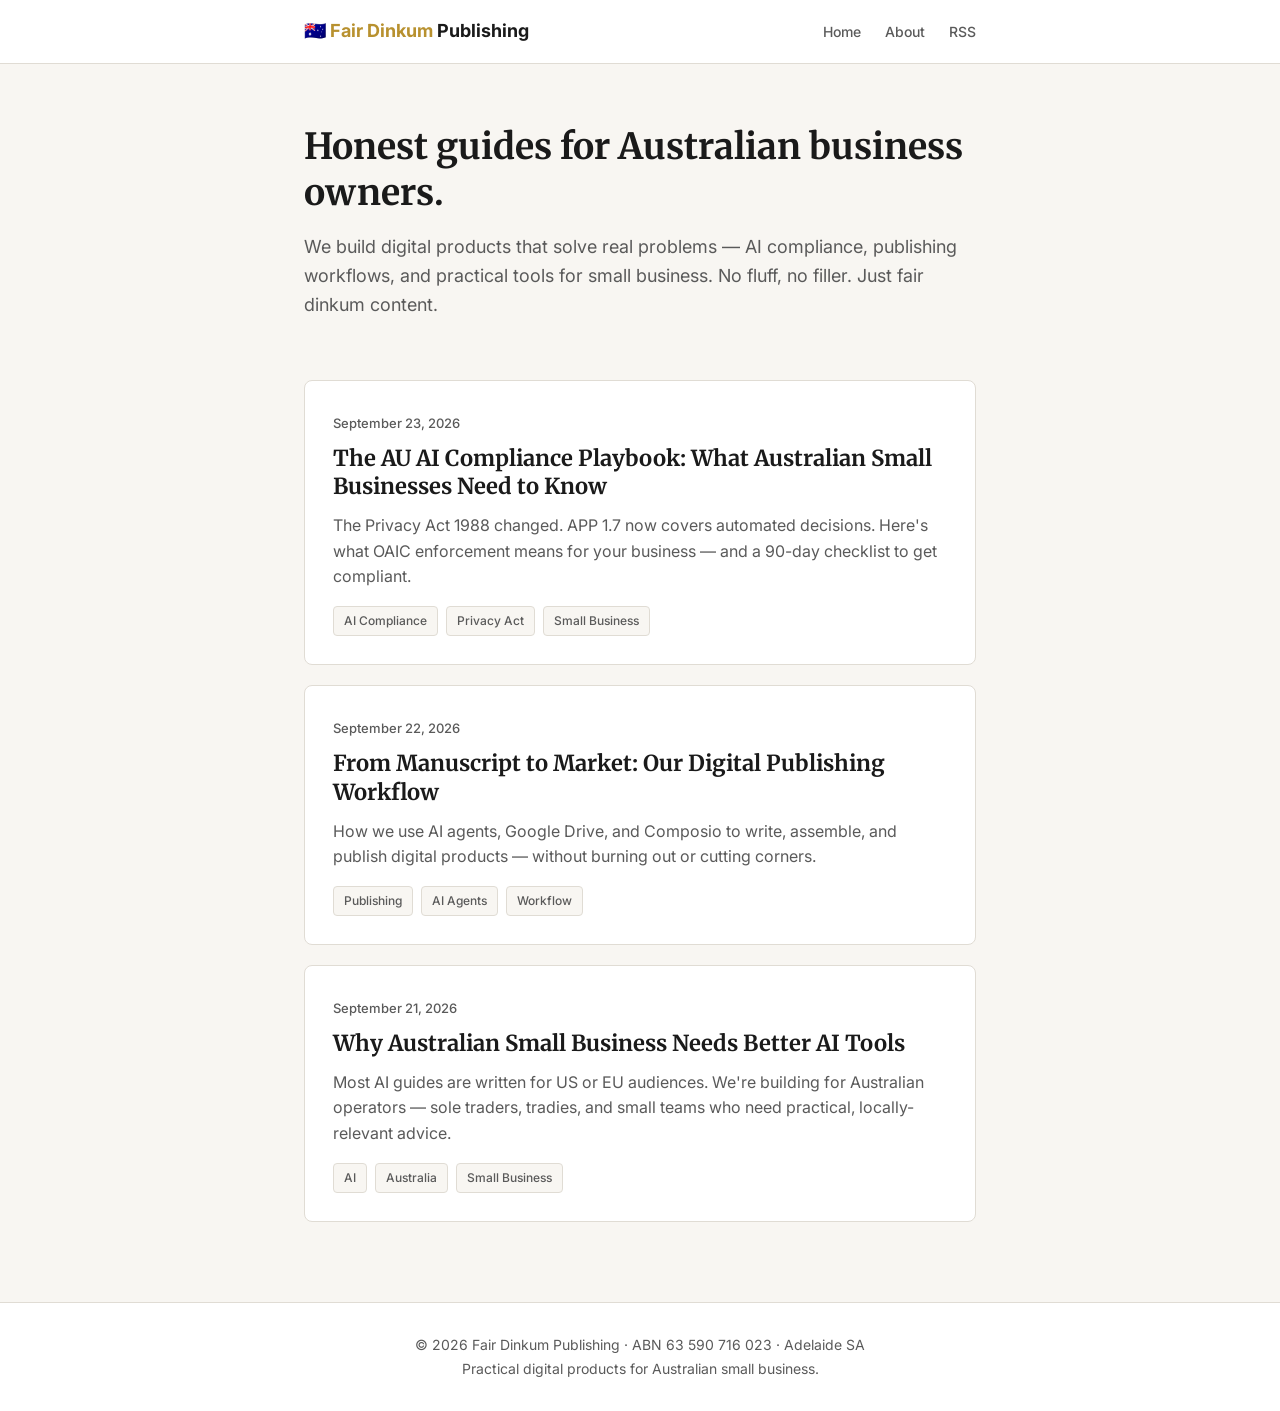
<file: blog/index.html>
<!DOCTYPE html>
<html lang="en">
<head>
    <meta charset="UTF-8">
    <meta name="viewport" content="width=device-width, initial-scale=1.0">
    <title>Fair Dinkum Publishing — Australian Digital Products & AI Insights</title>
    <meta name="description" content="Practical guides for Australian small business owners navigating AI, compliance, and digital publishing.">
    <link rel="stylesheet" href="css/style.css">
    <link rel="alternate" type="application/rss+xml" title="Fair Dinkum Publishing RSS" href="rss.xml">
    <link rel="preconnect" href="https://fonts.googleapis.com">
    <link href="https://fonts.googleapis.com/css2?family=Inter:wght@400;600;700&family=Merriweather:wght@400;700&display=swap" rel="stylesheet">
</head>
<body>
    <header class="site-header">
        <div class="container">
            <a href="/" class="logo">🇦🇺 <span>Fair Dinkum</span> Publishing</a>
            <nav>
                <a href="/">Home</a>
                <a href="/about.html">About</a>
                <a href="/rss.xml">RSS</a>
            </nav>
        </div>
    </header>

    <main class="container">
        <section class="hero">
            <h1>Honest guides for Australian business owners.</h1>
            <p class="lead">We build digital products that solve real problems — AI compliance, publishing workflows, and practical tools for small business. No fluff, no filler. Just fair dinkum content.</p>
        </section>

        <section class="posts">
            <article class="post-card">
                <time datetime="2026-09-23">September 23, 2026</time>
                <h2><a href="posts/privacy-act-ai-compliance.html">The AU AI Compliance Playbook: What Australian Small Businesses Need to Know</a></h2>
                <p class="excerpt">The Privacy Act 1988 changed. APP 1.7 now covers automated decisions. Here's what OAIC enforcement means for your business — and a 90-day checklist to get compliant.</p>
                <div class="tags">
                    <span class="tag">AI Compliance</span>
                    <span class="tag">Privacy Act</span>
                    <span class="tag">Small Business</span>
                </div>
            </article>

            <article class="post-card">
                <time datetime="2026-09-22">September 22, 2026</time>
                <h2><a href="posts/from-manuscript-to-market.html">From Manuscript to Market: Our Digital Publishing Workflow</a></h2>
                <p class="excerpt">How we use AI agents, Google Drive, and Composio to write, assemble, and publish digital products — without burning out or cutting corners.</p>
                <div class="tags">
                    <span class="tag">Publishing</span>
                    <span class="tag">AI Agents</span>
                    <span class="tag">Workflow</span>
                </div>
            </article>

            <article class="post-card">
                <time datetime="2026-09-21">September 21, 2026</time>
                <h2><a href="posts/why-australian-small-business.html">Why Australian Small Business Needs Better AI Tools</a></h2>
                <p class="excerpt">Most AI guides are written for US or EU audiences. We're building for Australian operators — sole traders, tradies, and small teams who need practical, locally-relevant advice.</p>
                <div class="tags">
                    <span class="tag">AI</span>
                    <span class="tag">Australia</span>
                    <span class="tag">Small Business</span>
                </div>
            </article>
        </section>
    </main>

    <footer class="site-footer">
        <div class="container">
            <p>© 2026 Fair Dinkum Publishing · ABN 63 590 716 023 · Adelaide SA</p>
            <p>Practical digital products for Australian small business.</p>
        </div>
    </footer>
</body>
</html>
</file>
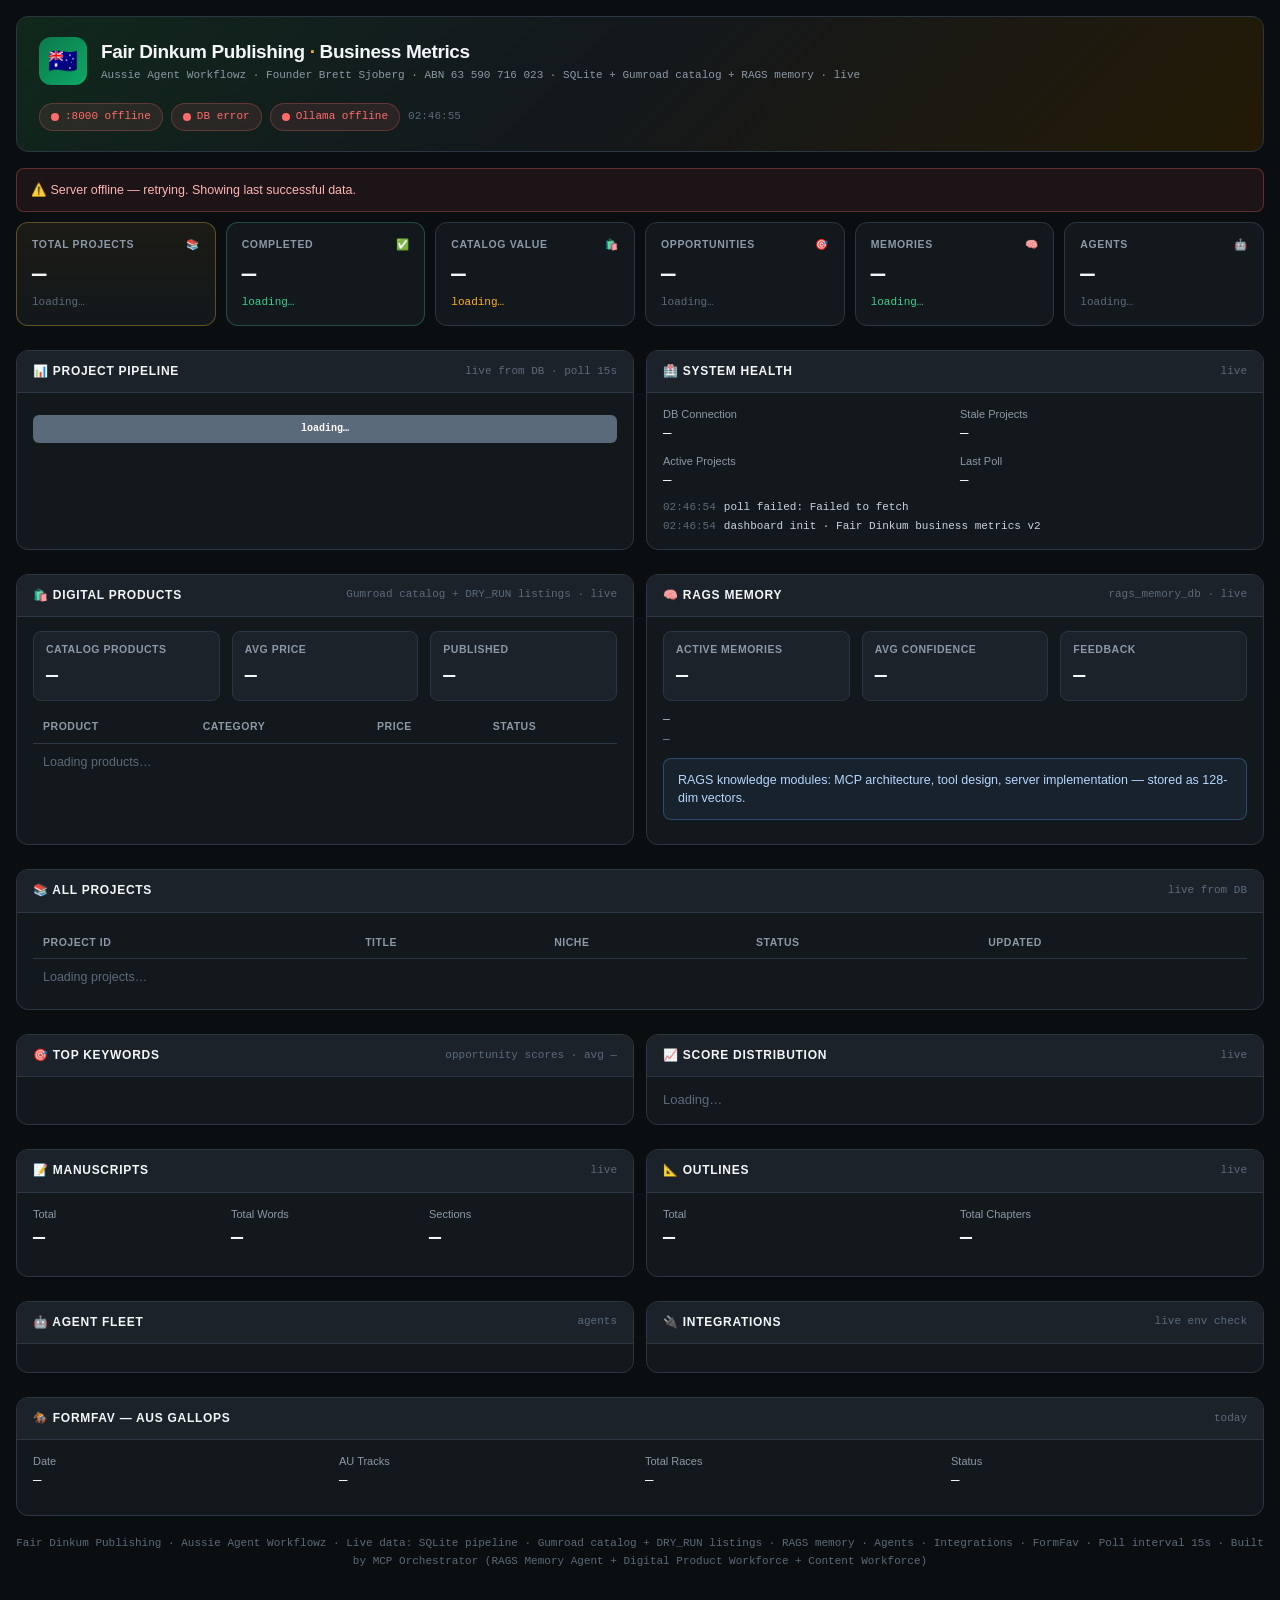
<file: dashboard.html>
<!DOCTYPE html>
<html lang="en">
<head>
<meta charset="UTF-8">
<meta name="viewport" content="width=device-width, initial-scale=1.0">
<title>Fair Dinkum Publishing — Business Metrics Dashboard</title>
<style>
:root{
  --bg0:#0b0e11;--bg1:#13181d;--bg2:#1b222a;--bg3:#242e38;
  --border:#2b3642;--border2:#3b4a5a;
  --t0:#f4f6f8;--t1:#c9d3dc;--t2:#8b99a7;--t3:#5b6a7a;
  --gold:#e8b93e;--green:#3ecf8e;--fair:#0b7a4a;
  --blue:#5aa9ff;--purple:#a78bfa;--cyan:#3ed6d2;--red:#ff6b6b;--amber:#ffb020;
  --r:8px;--rl:12px;--mono:'JetBrains Mono',ui-monospace,SFMono-Regular,Menlo,monospace;
  --sans:'Inter',-apple-system,'Segoe UI',sans-serif;
}
*{margin:0;padding:0;box-sizing:border-box}
body{font-family:var(--sans);background:var(--bg0);color:var(--t1);font-size:13px;line-height:1.45;min-height:100vh}
a{color:var(--gold)}
.app{max-width:1280px;margin:0 auto;padding:0 16px 48px}

/* Hero */
.hero{border:1px solid var(--border);border-radius:var(--rl);background:linear-gradient(135deg,#10281c 0%,var(--bg1) 45%,#231a05 100%);padding:20px 22px;margin:16px 0;display:flex;gap:18px;align-items:center;justify-content:space-between;flex-wrap:wrap}
.brand{display:flex;gap:14px;align-items:center}
.logo{width:48px;height:48px;border-radius:12px;background:linear-gradient(135deg,var(--fair),#0ea968);display:flex;align-items:center;justify-content:center;font-size:24px;font-weight:800;color:#fff}
.brand h1{font-size:19px;color:var(--t0);letter-spacing:-.02em}
.brand h1 span{color:var(--gold)}
.sub{font-family:var(--mono);font-size:11px;color:var(--t2);margin-top:3px}
.badges{display:flex;gap:8px;flex-wrap:wrap;align-items:center}
.pill{display:inline-flex;align-items:center;gap:6px;padding:5px 11px;border-radius:20px;font-family:var(--mono);font-size:11px;border:1px solid var(--border)}
.pill.ok{background:rgba(62,207,142,.1);color:var(--green);border-color:rgba(62,207,142,.25)}
.pill.bad{background:rgba(255,107,107,.1);color:var(--red);border-color:rgba(255,107,107,.25)}
.pill.warn{background:rgba(255,176,32,.1);color:var(--amber);border-color:rgba(255,176,32,.25)}
.dot{width:8px;height:8px;border-radius:50%;background:currentColor;animation:pulse 2s infinite}
@keyframes pulse{0%,100%{opacity:1}50%{opacity:.4}}
.clock{font-family:var(--mono);font-size:11px;color:var(--t3)}

/* Cards */
.grid-kpi{display:grid;grid-template-columns:repeat(6,1fr);gap:10px;margin-bottom:12px}
.grid-kpi.four{grid-template-columns:repeat(4,1fr)}
@keyframes fadein{from{opacity:.35;transform:translateY(2px)}to{opacity:1;transform:none}}
.card{background:var(--bg1);border:1px solid var(--border);border-radius:var(--rl);padding:14px 15px;transition:border-color .15s;position:relative;overflow:hidden;animation:fadein .5s ease}
.card:hover{border-color:var(--border2)}
.card .lbl{font-size:10.5px;text-transform:uppercase;letter-spacing:.06em;color:var(--t2);font-weight:600;display:flex;justify-content:space-between;align-items:center;gap:6px}
.card .val{font-family:var(--mono);font-size:24px;font-weight:700;color:var(--t0);margin:6px 0 2px;letter-spacing:-.02em}
.card .val small{font-size:12px;color:var(--t2);font-weight:400}
.card .note{font-family:var(--mono);font-size:11px;color:var(--t3)}
.card .note.good{color:var(--green)}.card .note.warn{color:var(--amber)}.card .note.err{color:var(--red)}
.card.gold{border-color:rgba(232,185,62,.35);background:linear-gradient(180deg,rgba(232,185,62,.08),var(--bg1))}
.card.green{border-color:rgba(62,207,142,.3)}

/* Pipeline bar */
.pipe{display:flex;height:28px;border-radius:6px;overflow:hidden;margin-top:8px;gap:2px}
.pipe span{display:flex;align-items:center;justify-content:center;font-family:var(--mono);font-size:10px;font-weight:700;color:#fff;min-width:30px;transition:width .5s}
.pipe .completed{background:var(--green)}
.pipe .writing{background:var(--blue)}
.pipe .editing{background:var(--purple)}
.pipe .production{background:var(--cyan)}
.pipe .draft{background:var(--t3)}
.pipe .researching{background:var(--amber)}
.pipe .outlining{background:var(--gold)}

/* Sections */
.section{background:var(--bg1);border:1px solid var(--border);border-radius:var(--rl);margin:12px 0;overflow:hidden}
.shead{display:flex;justify-content:space-between;align-items:center;padding:12px 16px;background:var(--bg2);border-bottom:1px solid var(--border);flex-wrap:wrap;gap:8px}
.stitle{font-size:12px;font-weight:700;text-transform:uppercase;letter-spacing:.06em;color:var(--t0)}
.smeta{font-family:var(--mono);font-size:11px;color:var(--t3)}
.sbody{padding:14px 16px}
.two{display:grid;grid-template-columns:1fr 1fr;gap:12px}
.three{display:grid;grid-template-columns:1fr 1fr 1fr;gap:12px}
@media(max-width:1000px){.two,.three{grid-template-columns:1fr}}

/* Tables */
table{width:100%;border-collapse:collapse;font-size:12.5px}
th{text-align:left;font-size:10.5px;text-transform:uppercase;letter-spacing:.05em;color:var(--t2);padding:8px 10px;border-bottom:1px solid var(--border);font-weight:600}
td{padding:9px 10px;border-bottom:1px solid rgba(255,255,255,.04);vertical-align:top}
tr:last-child td{border-bottom:none}
tr:hover td{background:rgba(255,255,255,.015)}
.mono{font-family:var(--mono);font-size:11.5px}
.tag{font-family:var(--mono);font-size:10px;padding:2px 7px;border-radius:5px;background:var(--bg3);border:1px solid var(--border);color:var(--t1);white-space:nowrap}
.tag.live,.tag.active,.tag.published{background:rgba(62,207,142,.12);color:var(--green);border-color:rgba(62,207,142,.3)}
.tag.warn,.tag.dry_run{background:rgba(255,176,32,.12);color:var(--amber);border-color:rgba(255,176,32,.3)}
.tag.err{background:rgba(255,107,107,.12);color:var(--red);border-color:rgba(255,107,107,.3)}
.tag.stub{background:rgba(139,153,167,.12);color:var(--t2)}

/* Banners */
.banner{border-radius:var(--r);padding:12px 14px;font-size:12.5px;margin-bottom:10px;border:1px solid}
.banner.warn{background:rgba(255,176,32,.07);border-color:rgba(255,176,32,.3);color:#ffd98a}
.banner.err{background:rgba(255,107,107,.07);border-color:rgba(255,107,107,.3);color:#ffb3b3}
.banner.ok{background:rgba(62,207,142,.07);border-color:rgba(62,207,142,.3);color:#9df0c6}
.banner.info{background:rgba(90,169,255,.07);border-color:rgba(90,169,255,.3);color:#b7d6ff}

/* Agent grid */
.agents{display:grid;grid-template-columns:repeat(auto-fill,minmax(200px,1fr));gap:8px}
.agent{background:var(--bg2);border:1px solid var(--border);border-radius:var(--r);padding:10px 12px;display:flex;align-items:center;gap:10px}
.agent .dot{width:8px;height:8px;border-radius:50%;flex-shrink:0}
.agent .info b{font-size:12px;color:var(--t0);display:block;font-weight:600}
.agent .info span{font-family:var(--mono);font-size:10px;color:var(--t3)}

/* Integrations */
.integ{display:grid;grid-template-columns:repeat(auto-fill,minmax(140px,1fr));gap:8px}
.chip{background:var(--bg2);border:1px solid var(--border);border-radius:var(--r);padding:9px 11px;display:flex;gap:9px;align-items:center}
.chip .ic{font-size:16px}.chip b{font-size:12px;color:var(--t0);display:block;font-weight:600}
.chip span{font-family:var(--mono);font-size:10px}
.chip.ok span{color:var(--green)}
.chip.bad span{color:var(--red)}

/* Mini stat tiles */
.tile{background:var(--bg2);border:1px solid var(--border);border-radius:var(--r);padding:10px 12px}
.tile .t{font-size:10.5px;text-transform:uppercase;letter-spacing:.05em;color:var(--t2);font-weight:600}
.tile .v{font-family:var(--mono);font-size:20px;font-weight:700;color:var(--t0);margin-top:4px}
.tile .v small{font-size:11px;color:var(--t2);font-weight:400}

/* Score bars */
.score-bar{height:6px;background:var(--bg3);border-radius:3px;overflow:hidden;margin-top:4px}
.score-bar i{display:block;height:100%;border-radius:3px;background:var(--green)}
.score-bar i.mid{background:var(--amber)}.score-bar i.hi{background:var(--red)}

/* Log */
.log{font-family:var(--mono);font-size:11px;max-height:170px;overflow-y:auto;display:flex;flex-direction:column;gap:3px}
.log div{display:flex;gap:8px}.log .lt{color:var(--t3)}

footer{margin-top:18px;font-family:var(--mono);font-size:11px;color:var(--t3);text-align:center;line-height:1.7}
::-webkit-scrollbar{width:6px;height:6px}::-webkit-scrollbar-thumb{background:var(--border);border-radius:3px}
</style>
</head>
<body>
<div class="app">

<div class="hero">
  <div class="brand">
    <div class="logo">🇦🇺</div>
    <div>
      <h1>Fair Dinkum Publishing <span>·</span> Business Metrics</h1>
      <div class="sub">Aussie Agent Workflowz · Founder Brett Sjoberg · ABN 63 590 716 023 · SQLite + Gumroad catalog + RAGS memory · live</div>
    </div>
  </div>
  <div class="badges">
    <span id="pill8000" class="pill bad"><span class="dot"></span><span>:8000 connecting…</span></span>
    <span id="pillDB" class="pill bad"><span class="dot"></span><span>DB checking…</span></span>
    <span id="pillOllama" class="pill bad"><span class="dot"></span><span>Ollama checking…</span></span>
    <span class="clock" id="clock">--:--:--</span>
  </div>
</div>

<div id="offlineBanner" class="banner err" style="display:none">⚠️ Server offline — retrying. Showing last successful data.</div>

<!-- KPI Row -->
<div class="grid-kpi">
  <div class="card gold">
    <div class="lbl">Total Projects <span>📚</span></div>
    <div class="val" id="kProjects">—</div>
    <div class="note" id="kProjectsN">loading…</div>
  </div>
  <div class="card green">
    <div class="lbl">Completed <span>✅</span></div>
    <div class="val" id="kCompleted">—</div>
    <div class="note good" id="kCompletedN">loading…</div>
  </div>
  <div class="card">
    <div class="lbl">Catalog Value <span>🛍️</span></div>
    <div class="val" id="kCatalog">—</div>
    <div class="note warn" id="kCatalogN">loading…</div>
  </div>
  <div class="card">
    <div class="lbl">Opportunities <span>🎯</span></div>
    <div class="val" id="kOpps">—</div>
    <div class="note" id="kOppsN">loading…</div>
  </div>
  <div class="card">
    <div class="lbl">Memories <span>🧠</span></div>
    <div class="val" id="kMem">—</div>
    <div class="note good" id="kMemN">loading…</div>
  </div>
  <div class="card">
    <div class="lbl">Agents <span>🤖</span></div>
    <div class="val" id="kAgents">—</div>
    <div class="note" id="kAgentsN">loading…</div>
  </div>
</div>

<!-- Pipeline + Health + Products mini -->
<div class="two">
  <div class="section">
    <div class="shead"><span class="stitle">📊 Project Pipeline</span><span class="smeta" id="pipeMeta">live from DB · poll 15s</span></div>
    <div class="sbody">
      <div class="pipe" id="pipeline"><span style="background:var(--t3);flex:1">loading…</span></div>
      <div style="margin-top:10px;font-family:var(--mono);font-size:11px;color:var(--t3)" id="pipelineLegend"></div>
    </div>
  </div>
  <div class="section">
    <div class="shead"><span class="stitle">🏥 System Health</span><span class="smeta" id="healthMeta">live</span></div>
    <div class="sbody">
      <div id="healthGrid" style="display:grid;grid-template-columns:1fr 1fr;gap:10px">
        <div><div style="font-size:11px;color:var(--t2)">DB Connection</div><div style="font-family:var(--mono);font-size:14px;color:var(--t0)" id="hDb">—</div></div>
        <div><div style="font-size:11px;color:var(--t2)">Stale Projects</div><div style="font-family:var(--mono);font-size:14px;color:var(--t0)" id="hStale">—</div></div>
        <div><div style="font-size:11px;color:var(--t2)">Active Projects</div><div style="font-family:var(--mono);font-size:14px;color:var(--t0)" id="hActive">—</div></div>
        <div><div style="font-size:11px;color:var(--t2)">Last Poll</div><div style="font-family:var(--mono);font-size:14px;color:var(--t0)" id="hLast">—</div></div>
      </div>
      <div class="log" id="sysLog" style="margin-top:10px"></div>
    </div>
  </div>
</div>

<!-- Products + Memory -->
<div class="two">
  <div class="section">
    <div class="shead"><span class="stitle">🛍️ Digital Products</span><span class="smeta" id="prodMeta">Gumroad catalog + DRY_RUN listings · live</span></div>
    <div class="sbody">
      <div class="three" style="margin-bottom:10px">
        <div class="tile"><div class="t">Catalog products</div><div class="v" id="pCount">—</div></div>
        <div class="tile"><div class="t">Avg price</div><div class="v" id="pAvg">—</div></div>
        <div class="tile"><div class="t">Published</div><div class="v" id="pPub">—</div></div>
      </div>
      <div style="max-height:240px;overflow-y:auto">
        <table>
          <thead><tr><th>Product</th><th>Category</th><th>Price</th><th>Status</th></tr></thead>
          <tbody id="productsBody"><tr><td colspan="4" style="color:var(--t3)">Loading products…</td></tr></tbody>
        </table>
      </div>
    </div>
  </div>
  <div class="section">
    <div class="shead"><span class="stitle">🧠 RAGS Memory</span><span class="smeta" id="memMeta">rags_memory_db · live</span></div>
    <div class="sbody">
      <div class="three" style="margin-bottom:10px">
        <div class="tile"><div class="t">Active memories</div><div class="v" id="mTotal">—</div></div>
        <div class="tile"><div class="t">Avg confidence</div><div class="v" id="mConf">—</div></div>
        <div class="tile"><div class="t">Feedback</div><div class="v" id="mFb">—</div></div>
      </div>
      <div style="margin-top:4px" class="mono" id="mTypes">—</div>
      <div style="margin-top:4px;font-family:var(--mono);font-size:11px;color:var(--t2)" id="mModules">—</div>
      <div class="banner info" style="margin-top:10px" id="memBanner">RAGS knowledge modules: MCP architecture, tool design, server implementation — stored as 128-dim vectors.</div>
    </div>
  </div>
</div>

<!-- Projects Table -->
<div class="section">
  <div class="shead"><span class="stitle">📚 All Projects</span><span class="smeta" id="projMeta">live from DB</span></div>
  <div class="sbody" style="overflow-x:auto">
    <table>
      <thead><tr><th>Project ID</th><th>Title</th><th>Niche</th><th>Status</th><th>Updated</th></tr></thead>
      <tbody id="projectsBody"><tr><td colspan="5" style="color:var(--t3)">Loading projects…</td></tr></tbody>
    </table>
  </div>
</div>

<!-- Opportunities -->
<div class="two">
  <div class="section">
    <div class="shead"><span class="stitle">🎯 Top Keywords</span><span class="smeta">opportunity scores · avg <span id="oppAvg">—</span></span></div>
    <div class="sbody">
      <div id="oppBars"></div>
    </div>
  </div>
  <div class="section">
    <div class="shead"><span class="stitle">📈 Score Distribution</span><span class="smeta" id="distMeta">live</span></div>
    <div class="sbody">
      <div id="scoreDist" style="display:flex;flex-direction:column;gap:8px">
        <div style="color:var(--t3)">Loading…</div>
      </div>
    </div>
  </div>
</div>

<!-- Manuscripts + Outlines -->
<div class="two">
  <div class="section">
    <div class="shead"><span class="stitle">📝 Manuscripts</span><span class="smeta" id="mssMeta">live</span></div>
    <div class="sbody">
      <div style="display:grid;grid-template-columns:1fr 1fr 1fr;gap:10px;margin-bottom:10px">
        <div><div style="font-size:11px;color:var(--t2)">Total</div><div style="font-family:var(--mono);font-size:20px;font-weight:700;color:var(--t0)" id="mssTotal">—</div></div>
        <div><div style="font-size:11px;color:var(--t2)">Total Words</div><div style="font-family:var(--mono);font-size:20px;font-weight:700;color:var(--t0)" id="mssWords">—</div></div>
        <div><div style="font-size:11px;color:var(--t2)">Sections</div><div style="font-family:var(--mono);font-size:20px;font-weight:700;color:var(--t0)" id="mssSections">—</div></div>
      </div>
    </div>
  </div>
  <div class="section">
    <div class="shead"><span class="stitle">📐 Outlines</span><span class="smeta" id="outMeta">live</span></div>
    <div class="sbody">
      <div style="display:grid;grid-template-columns:1fr 1fr;gap:10px;margin-bottom:10px">
        <div><div style="font-size:11px;color:var(--t2)">Total</div><div style="font-family:var(--mono);font-size:20px;font-weight:700;color:var(--t0)" id="outTotal">—</div></div>
        <div><div style="font-size:11px;color:var(--t2)">Total Chapters</div><div style="font-family:var(--mono);font-size:20px;font-weight:700;color:var(--t0)" id="outChapters">—</div></div>
      </div>
    </div>
  </div>
</div>

<!-- Agents + Integrations -->
<div class="two">
  <div class="section">
    <div class="shead"><span class="stitle">🤖 Agent Fleet</span><span class="smeta" id="agentMeta">agents</span></div>
    <div class="sbody"><div class="agents" id="agentGrid"></div></div>
  </div>
  <div class="section">
    <div class="shead"><span class="stitle">🔌 Integrations</span><span class="smeta" id="intMeta">live env check</span></div>
    <div class="sbody"><div class="integ" id="integGrid"></div></div>
  </div>
</div>

<!-- FormFav -->
<div class="section">
  <div class="shead"><span class="stitle">🏇 FormFav — Aus Gallops</span><span class="smeta" id="ffMeta">today</span></div>
  <div class="sbody">
    <div style="display:grid;grid-template-columns:repeat(4,1fr);gap:10px">
      <div><div style="font-size:11px;color:var(--t2)">Date</div><div style="font-family:var(--mono);font-size:14px;color:var(--t0)" id="ffDate">—</div></div>
      <div><div style="font-size:11px;color:var(--t2)">AU Tracks</div><div style="font-family:var(--mono);font-size:14px;color:var(--t0)" id="ffTracks">—</div></div>
      <div><div style="font-size:11px;color:var(--t2)">Total Races</div><div style="font-family:var(--mono);font-size:14px;color:var(--t0)" id="ffRaces">—</div></div>
      <div><div style="font-size:11px;color:var(--t2)">Status</div><div style="font-family:var(--mono);font-size:14px;color:var(--t0)" id="ffStatus">—</div></div>
    </div>
    <div id="ffTracksList" style="margin-top:10px;font-family:var(--mono);font-size:11px;color:var(--t3)"></div>
  </div>
</div>

<footer>Fair Dinkum Publishing · Aussie Agent Workflowz · Live data: SQLite pipeline · Gumroad catalog + DRY_RUN listings · RAGS memory · Agents · Integrations · FormFav · Poll interval 15s · Built by MCP Orchestrator (RAGS Memory Agent + Digital Product Workforce + Content Workforce)</footer>
</div>

<script>
const POLL_MS = 15000;
const API = 'http://localhost:8000';
let lastData = null;
const $ = id => document.getElementById(id);
const log = m => {
  const el = $('sysLog');
  const t = new Date().toTimeString().slice(0,8);
  const d = document.createElement('div');
  d.innerHTML = `<span class="lt">${t}</span><span>${m}</span>`;
  el.prepend(d);
  while (el.children.length > 30) el.lastChild.remove();
};

function tick() { $('clock').textContent = new Date().toTimeString().slice(0,8); }
setInterval(tick, 1000); tick();

function setPill(id, ok, txt) {
  const e = $(id);
  e.className = 'pill ' + (ok ? 'ok' : 'bad');
  e.innerHTML = '<span class="dot"></span><span>' + txt + '</span>';
}

async function jget(path, ms = 5000) {
  const c = new AbortController();
  const t = setTimeout(() => c.abort(), ms);
  try {
    const r = await fetch(API + path, { signal: c.signal });
    clearTimeout(t);
    if (!r.ok) throw new Error(r.status);
    return await r.json();
  } catch(e) { clearTimeout(t); throw e; }
}

async function refreshAll() {
  try {
    const [s, pr, mem] = await Promise.all([
      jget('/metrics/summary'),
      jget('/metrics/products'),
      jget('/metrics/memory'),
    ]);
    lastData = { summary: s, products: pr, memory: mem };
    setPill('pill8000', true, ':8000 live');
    $('offlineBanner').style.display = 'none';
    renderAll(lastData);
    log('poll ok · ' + s.projects.total + ' projects · ' + pr.catalog_count + ' catalog · ' + mem.active + ' memories');
  } catch(e) {
    setPill('pill8000', false, ':8000 offline');
    $('offlineBanner').style.display = 'block';
    log('poll failed: ' + e.message);
  }
}

async function refreshHealth() {
  try {
    const h = await jget('/metrics/health-workflow');
    $('hActive').textContent = h.active_projects;
    $('hStale').textContent = h.stale_projects;
    $('hLast').textContent = new Date().toLocaleTimeString();
    const health = await jget('/metrics/health');
    setPill('pillDB', health.db_connected, 'DB ' + (health.db_connected ? 'connected' : 'error'));
  } catch(e) {
    setPill('pillDB', false, 'DB error');
  }
  try {
    const om = await jget('/ollama/api/tags', 3000).catch(() => jget('http://localhost:11434/api/tags', 3000));
    const n = (om.models || []).length;
    setPill('pillOllama', true, 'Ollama · ' + n + ' models');
  } catch(e) {
    setPill('pillOllama', false, 'Ollama offline');
  }
}

function renderAll({ summary: s, products: pr, memory: mem }) {
  const p = s.projects, o = s.opportunities, a = s.agents, i = s.integrations, f = s.formfav, m = s.manuscripts, ol = s.outlines, h = s.health;

  // KPIs
  $('kProjects').textContent = p.total;
  $('kProjectsN').textContent = p.total + ' projects in pipeline';
  const completed = (p.stages.COMPLETED || {}).count || 0;
  const writing = (p.stages.WRITING || {}).count || 0;
  $('kCompleted').textContent = completed;
  $('kCompletedN').textContent = ((p.stages.COMPLETED||{}).pct||0) + '% complete · ' + writing + ' writing';
  $('kCatalog').textContent = '$' + pr.catalog_total_value.toLocaleString();
  $('kCatalogN').textContent = pr.catalog_count + ' products · $' + pr.catalog_avg_price + ' avg · ' + pr.published_count + ' published';
  $('kOpps').textContent = o.total;
  $('kOppsN').textContent = o.unique_keywords + ' unique keywords';
  $('kMem').textContent = mem.active;
  $('kMemN').textContent = mem.total + ' total · ' + (mem.memories_by_type.semantic||0) + ' semantic / ' + (mem.memories_by_type.fact||0) + ' fact';
  $('kAgents').textContent = a.active;
  $('kAgentsN').textContent = a.total + ' registered';

  // Pipeline bar
  const stages = p.stages;
  const total = p.total || 1;
  const colorMap = { COMPLETED:'completed', WRITING:'writing', EDITING:'editing', PRODUCTION:'production', DRAFT:'draft', RESEARCHING:'researching', OUTLINING:'outlining' };
  const varColor = { completed:'green', writing:'blue', editing:'purple', production:'cyan', researching:'amber', outlining:'gold', draft:'t3' };
  let pipe = '', legend = '';
  for (const [stage, data] of Object.entries(stages)) {
    const pct = (data.count / total * 100).toFixed(1);
    const cls = colorMap[stage.toUpperCase()] || 'draft';
    pipe += `<span class="${cls}" style="width:${pct}%" title="${stage}: ${data.count}">${data.count}</span>`;
    legend += `<span style="margin-right:12px"><span style="display:inline-block;width:10px;height:10px;border-radius:2px;background:var(--${varColor[cls]||'t3'});margin-right:4px"></span>${stage}: ${data.count} (${pct}%)</span>`;
  }
  $('pipeline').innerHTML = pipe;
  $('pipelineLegend').innerHTML = legend;

  // Health
  $('hActive').textContent = h.active_projects;
  $('hStale').textContent = h.stale_projects;

  // Products
  $('pCount').textContent = pr.catalog_count;
  $('pAvg').textContent = '$' + pr.catalog_avg_price;
  $('pPub').textContent = pr.published_count + ' live';
  const prodRows = [];
  for (const prod of pr.products.slice(0, 20)) {
    const listing = pr.listings.find(l => (l.name||'').toLowerCase() === (prod.name||'').toLowerCase());
    const status = listing ? listing.status : 'catalog';
    const cls = status === 'published' ? 'live' : status === 'catalog' ? 'stub' : 'dry_run';
    const lbl = status === 'published' ? '● published' : status === 'catalog' ? '○ catalog' : '◐ ' + status;
    prodRows.push(`<tr><td><b>${esc(prod.name)}</b><br><span class="mono">${esc(prod.slug||'')}</span></td><td><span class="tag">${esc(prod.category||'—')}</span></td><td class="mono">$${prod.price}</td><td><span class="tag ${cls}">${lbl}</span></td></tr>`);
  }
  const dry = pr.listings.filter(l => !pr.products.some(x => (x.name||'').toLowerCase() === (l.name||'').toLowerCase()));
  for (const l of dry.slice(0, 10)) {
    prodRows.push(`<tr><td><b>${esc(l.name)}</b><br><span class="mono">${esc(l.file)}</span></td><td><span class="tag">—</span></td><td class="mono">$${l.price}</td><td><span class="tag dry_run">◐ ${esc(l.status)}</span></td></tr>`);
  }
  $('productsBody').innerHTML = prodRows.length ? prodRows.join('') : `<tr><td colspan="4" style="color:var(--t3)">No products found.</td></tr>`;
  $('prodMeta').textContent = `category total value $${pr.catalog_total_value} · ${pr.listings_count} listings · ${pr.categories.join(', ')}`;

  // Memory
  $('mTotal').textContent = mem.active + '/' + mem.total;
  $('mConf').textContent = (mem.avg_confidence * 100).toFixed(0) + '%';
  $('mFb').textContent = mem.feedbacks;
  const tb = mem.memories_by_type || {};
  $('mTypes').innerHTML = Object.entries(tb).map(([k, v]) => `<span class="tag">${esc(k)}: ${v}</span>`).join(' ') || '<span class="tag">no memories</span>';
  const mods = mem.modules || {};
  const modNames = { '1':'Core concepts', '2':'Tool design', '3':'Server impl', '4':'Ops', '5':'Workflows' };
  $('mModules').textContent = 'modules: ' + Object.entries(mods).map(([k, v]) => `${modNames[k]||k} ×${v}`).join(' · ') || '—';

  // Projects table
  const projects = s.projects_list || [];
  if (projects.length) {
    $('projectsBody').innerHTML = projects.slice(0, 20).map(pj => {
      const statusCls = pj.status === 'COMPLETED' ? 'live' : pj.status === 'WRITING' ? 'warn' : 'stub';
      return `<tr><td class="mono">${esc(pj.id.slice(0,14))}…</td><td><b>${esc(pj.title)}</b></td><td class="mono">${esc(pj.niche)}</td><td><span class="tag ${statusCls}">● ${esc(pj.status)}</span></td><td class="mono">${pj.updated_at ? esc(pj.updated_at.slice(0,16)) : '—'}</td></tr>`;
    }).join('');
  }

  // Opportunities
  if (o.top_keywords && o.top_keywords.length) {
    const maxScore = Math.max(...o.top_keywords.map(k => k.score), 1);
    $('oppBars').innerHTML = o.top_keywords.map(k => {
      const pct = (k.score / maxScore * 100).toFixed(0);
      return `<div style="margin-bottom:6px"><div style="display:flex;justify-content:space-between;font-family:var(--mono);font-size:11px;margin-bottom:2px"><span>${esc(k.keyword)}</span><span>${k.score.toFixed(1)}</span></div><div class="score-bar"><i style="width:${pct}%"></i></div></div>`;
    }).join('');
  }
  $('oppAvg').textContent = o.avg_score ? o.avg_score.toFixed(1) : '—';

  const dist = o.score_dist || {};
  const distTotal = (dist.high||0) + (dist.medium||0) + (dist.low||0) || 1;
  $('scoreDist').innerHTML = `
    <div><div style="display:flex;justify-content:space-between;font-size:11px"><span style="color:var(--green)">High (70+)</span><span style="font-family:var(--mono)">${dist.high||0}</span></div><div class="score-bar"><i style="width:${(dist.high||0)/distTotal*100}%"></i></div></div>
    <div><div style="display:flex;justify-content:space-between;font-size:11px"><span style="color:var(--amber)">Medium (40-69)</span><span style="font-family:var(--mono)">${dist.medium||0}</span></div><div class="score-bar"><i class="mid" style="width:${(dist.medium||0)/distTotal*100}%"></i></div></div>
    <div><div style="display:flex;justify-content:space-between;font-size:11px"><span style="color:var(--red)">Low (&lt;40)</span><span style="font-family:var(--mono)">${dist.low||0}</span></div><div class="score-bar"><i class="hi" style="width:${(dist.low||0)/distTotal*100}%"></i></div></div>
  `;

  // Manuscripts
  $('mssTotal').textContent = m.total_manuscripts;
  $('mssWords').textContent = (m.total_words || 0).toLocaleString();
  $('mssSections').textContent = m.total_sections;

  // Outlines
  $('outTotal').textContent = ol.total_outlines;
  $('outChapters').textContent = ol.total_chapters;

  // Agents
  $('agentGrid').innerHTML = a.agents.map(ag =>
    `<div class="agent"><div class="dot" style="background:var(--green)"></div><div class="info"><b>${esc(ag.name)}</b><span>${esc(ag.desc)}</span></div></div>`
  ).join('');
  $('agentMeta').textContent = a.active + '/' + a.total + ' active';

  // Integrations
  const ic = { Gmail:'📧', 'Google Drive':'📄', Airtable:'🗄️', Stripe:'💳', Gumroad:'🛍️', GitHub:'🐙', Obsidian:'💎', Composio:'🔗', FormFav:'🏇', Ollama:'🦙', Square:'⬛', Reddit:'👽' };
  $('integGrid').innerHTML = Object.entries(i.integrations).map(([name, ok]) =>
    `<div class="chip ${ok?'ok':'bad'}"><span class="ic">${ic[name]||'📦'}</span><div><b>${esc(name)}</b><span>${ok?'● active':'○ not set'}</span></div></div>`
  ).join('');
  $('intMeta').textContent = i.configured + '/' + i.total + ' configured (' + i.pct + '%)';

  // FormFav
  $('ffDate').textContent = f.date;
  $('ffTracks').textContent = f.au_tracks;
  $('ffRaces').textContent = f.total_races;
  $('ffStatus').textContent = f.fetched ? 'fetched' : 'not yet';
  $('ffTracksList').textContent = f.tracks && f.tracks.length ? 'Tracks: ' + f.tracks.join(', ') : 'No data — run formfav fetch';

  // section metas
  $('projMeta').textContent = projects.length + ' projects · updated ' + new Date().toLocaleTimeString();
  $('mssMeta').textContent = 'live';
  $('outMeta').textContent = 'live';
  $('distMeta').textContent = o.total + ' scored opportunities';
  $('ffMeta').textContent = 'today ' + f.date;
}

function esc(s) { const d = document.createElement('div'); d.textContent = String(s); return d.innerHTML; }

(async function init() {
  log('dashboard init · Fair Dinkum business metrics v2');
  await refreshHealth();
  await refreshAll();
  setInterval(refreshAll, POLL_MS);
  setInterval(refreshHealth, POLL_MS * 2);
})();
</script>
</body>
</html>
</file>
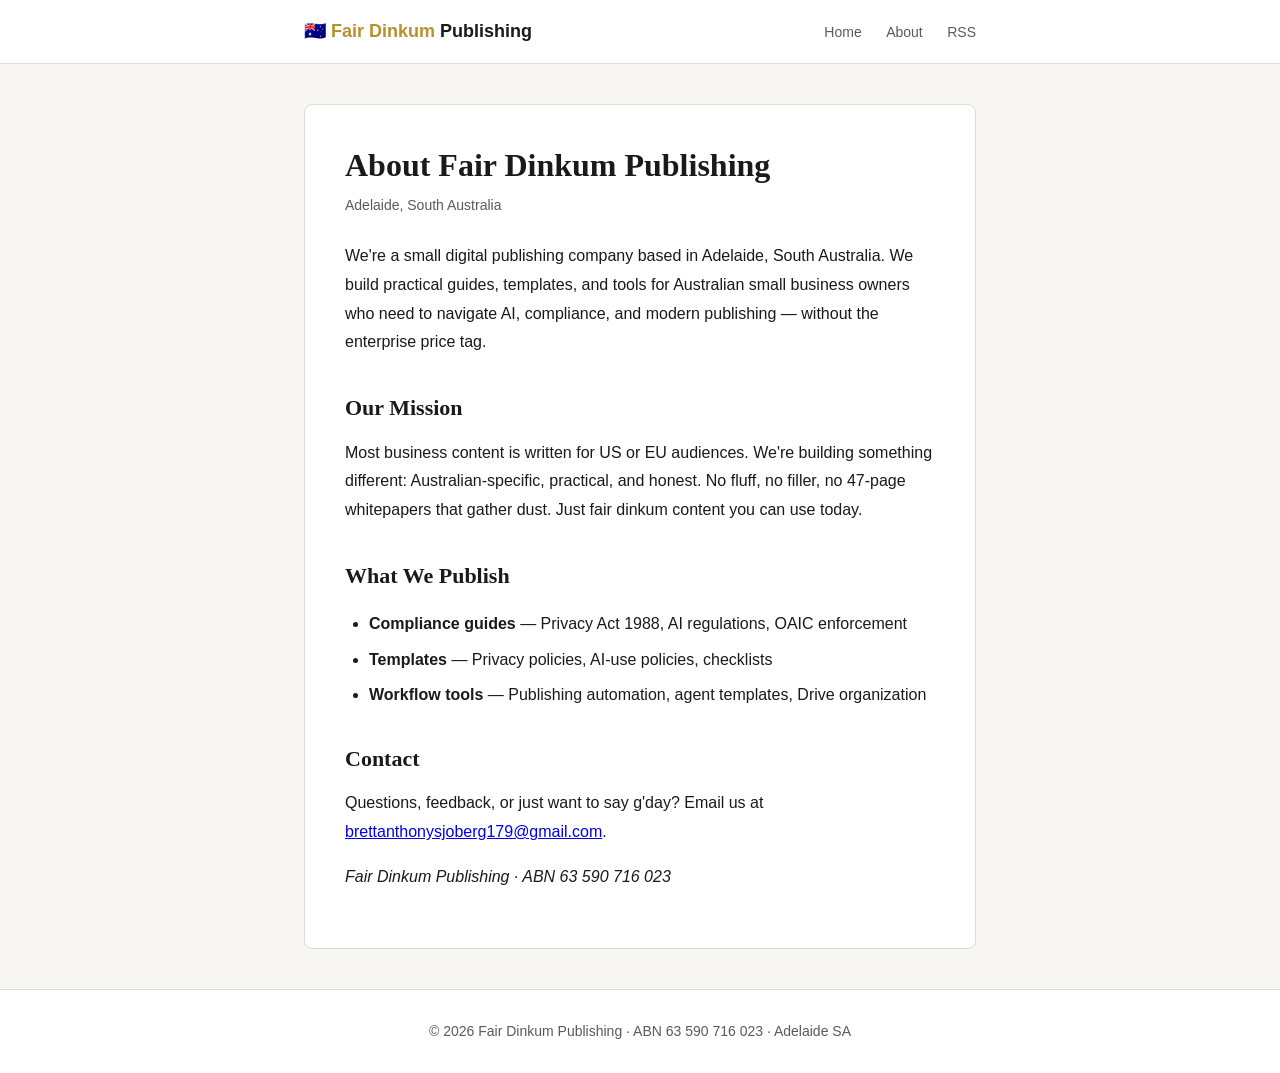
<file: blog/about.html>
<!DOCTYPE html>
<html lang="en">
<head>
    <meta charset="UTF-8">
    <meta name="viewport" content="width=device-width, initial-scale=1.0">
    <title>About — Fair Dinkum Publishing</title>
    <meta name="description" content="We build practical digital products for Australian small business owners navigating AI, compliance, and digital publishing.">
    <link rel="stylesheet" href="css/style.css">
</head>
<body>
    <header class="site-header">
        <div class="container">
            <a href="/" class="logo">🇦🇺 <span>Fair Dinkum</span> Publishing</a>
            <nav>
                <a href="/">Home</a>
                <a href="/about.html">About</a>
                <a href="/rss.xml">RSS</a>
            </nav>
        </div>
    </header>

    <main class="container">
        <article class="post-article">
            <h1>About Fair Dinkum Publishing</h1>
            <time datetime="2026-09-20">Adelaide, South Australia</time>

            <p>We're a small digital publishing company based in Adelaide, South Australia. We build practical guides, templates, and tools for Australian small business owners who need to navigate AI, compliance, and modern publishing — without the enterprise price tag.</p>

            <h2>Our Mission</h2>
            <p>Most business content is written for US or EU audiences. We're building something different: Australian-specific, practical, and honest. No fluff, no filler, no 47-page whitepapers that gather dust. Just fair dinkum content you can use today.</p>

            <h2>What We Publish</h2>
            <ul>
                <li><strong>Compliance guides</strong> — Privacy Act 1988, AI regulations, OAIC enforcement</li>
                <li><strong>Templates</strong> — Privacy policies, AI-use policies, checklists</li>
                <li><strong>Workflow tools</strong> — Publishing automation, agent templates, Drive organization</li>
            </ul>

            <h2>Contact</h2>
            <p>Questions, feedback, or just want to say g'day? Email us at <a href="mailto:brettanthonysjoberg179@gmail.com">brettanthonysjoberg179@gmail.com</a>.</p>

            <p><em>Fair Dinkum Publishing · ABN 63 590 716 023</em></p>
        </article>
    </main>

    <footer class="site-footer">
        <div class="container">
            <p>© 2026 Fair Dinkum Publishing · ABN 63 590 716 023 · Adelaide SA</p>
        </div>
    </footer>
</body>
</html>
</file>
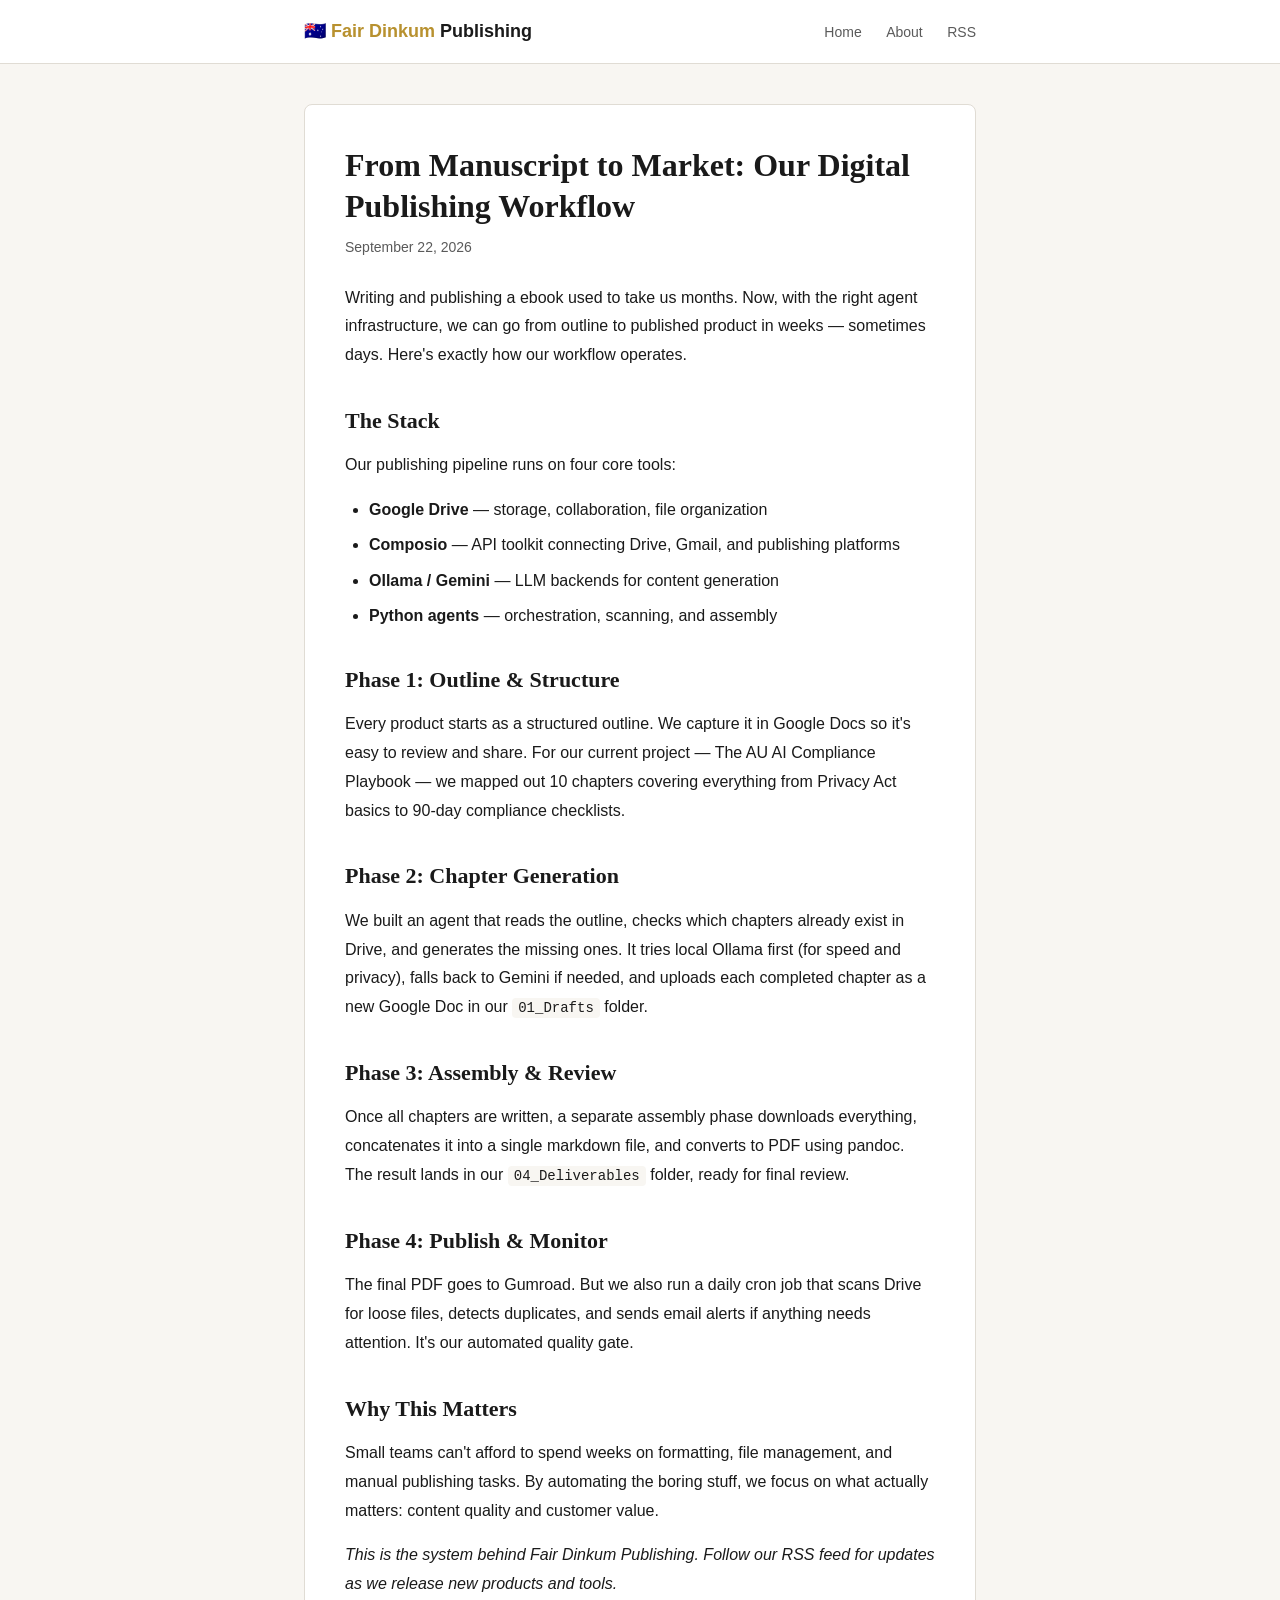
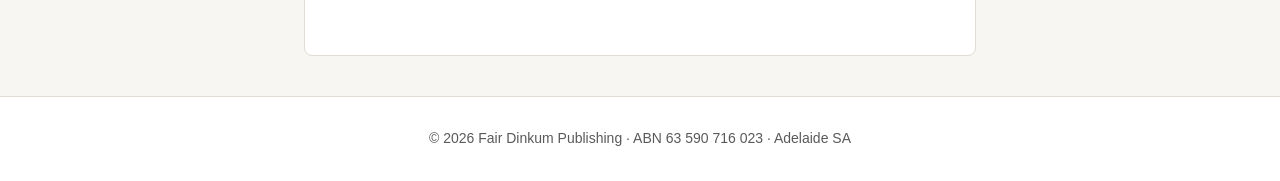
<file: blog/posts/from-manuscript-to-market.html>
<!DOCTYPE html>
<html lang="en">
<head>
    <meta charset="UTF-8">
    <meta name="viewport" content="width=device-width, initial-scale=1.0">
    <title>From Manuscript to Market — Our Digital Publishing Workflow | Fair Dinkum Publishing</title>
    <meta name="description" content="How we use AI agents, Google Drive, and Composio to write, assemble, and publish digital products — without burning out or cutting corners.">
    <link rel="stylesheet" href="../css/style.css">
</head>
<body>
    <header class="site-header">
        <div class="container">
            <a href="/" class="logo">🇦🇺 <span>Fair Dinkum</span> Publishing</a>
            <nav>
                <a href="/">Home</a>
                <a href="/about.html">About</a>
                <a href="/rss.xml">RSS</a>
            </nav>
        </div>
    </header>

    <main class="container">
        <article class="post-article">
            <h1>From Manuscript to Market: Our Digital Publishing Workflow</h1>
            <time datetime="2026-09-22">September 22, 2026</time>

            <p>Writing and publishing a ebook used to take us months. Now, with the right agent infrastructure, we can go from outline to published product in weeks — sometimes days. Here's exactly how our workflow operates.</p>

            <h2>The Stack</h2>
            <p>Our publishing pipeline runs on four core tools:</p>
            <ul>
                <li><strong>Google Drive</strong> — storage, collaboration, file organization</li>
                <li><strong>Composio</strong> — API toolkit connecting Drive, Gmail, and publishing platforms</li>
                <li><strong>Ollama / Gemini</strong> — LLM backends for content generation</li>
                <li><strong>Python agents</strong> — orchestration, scanning, and assembly</li>
            </ul>

            <h2>Phase 1: Outline & Structure</h2>
            <p>Every product starts as a structured outline. We capture it in Google Docs so it's easy to review and share. For our current project — The AU AI Compliance Playbook — we mapped out 10 chapters covering everything from Privacy Act basics to 90-day compliance checklists.</p>

            <h2>Phase 2: Chapter Generation</h2>
            <p>We built an agent that reads the outline, checks which chapters already exist in Drive, and generates the missing ones. It tries local Ollama first (for speed and privacy), falls back to Gemini if needed, and uploads each completed chapter as a new Google Doc in our <code>01_Drafts</code> folder.</p>

            <h2>Phase 3: Assembly & Review</h2>
            <p>Once all chapters are written, a separate assembly phase downloads everything, concatenates it into a single markdown file, and converts to PDF using pandoc. The result lands in our <code>04_Deliverables</code> folder, ready for final review.</p>

            <h2>Phase 4: Publish & Monitor</h2>
            <p>The final PDF goes to Gumroad. But we also run a daily cron job that scans Drive for loose files, detects duplicates, and sends email alerts if anything needs attention. It's our automated quality gate.</p>

            <h2>Why This Matters</h2>
            <p>Small teams can't afford to spend weeks on formatting, file management, and manual publishing tasks. By automating the boring stuff, we focus on what actually matters: content quality and customer value.</p>

            <p><em>This is the system behind Fair Dinkum Publishing. Follow our RSS feed for updates as we release new products and tools.</em></p>
        </article>
    </main>

    <footer class="site-footer">
        <div class="container">
            <p>© 2026 Fair Dinkum Publishing · ABN 63 590 716 023 · Adelaide SA</p>
        </div>
    </footer>
</body>
</html>
</file>
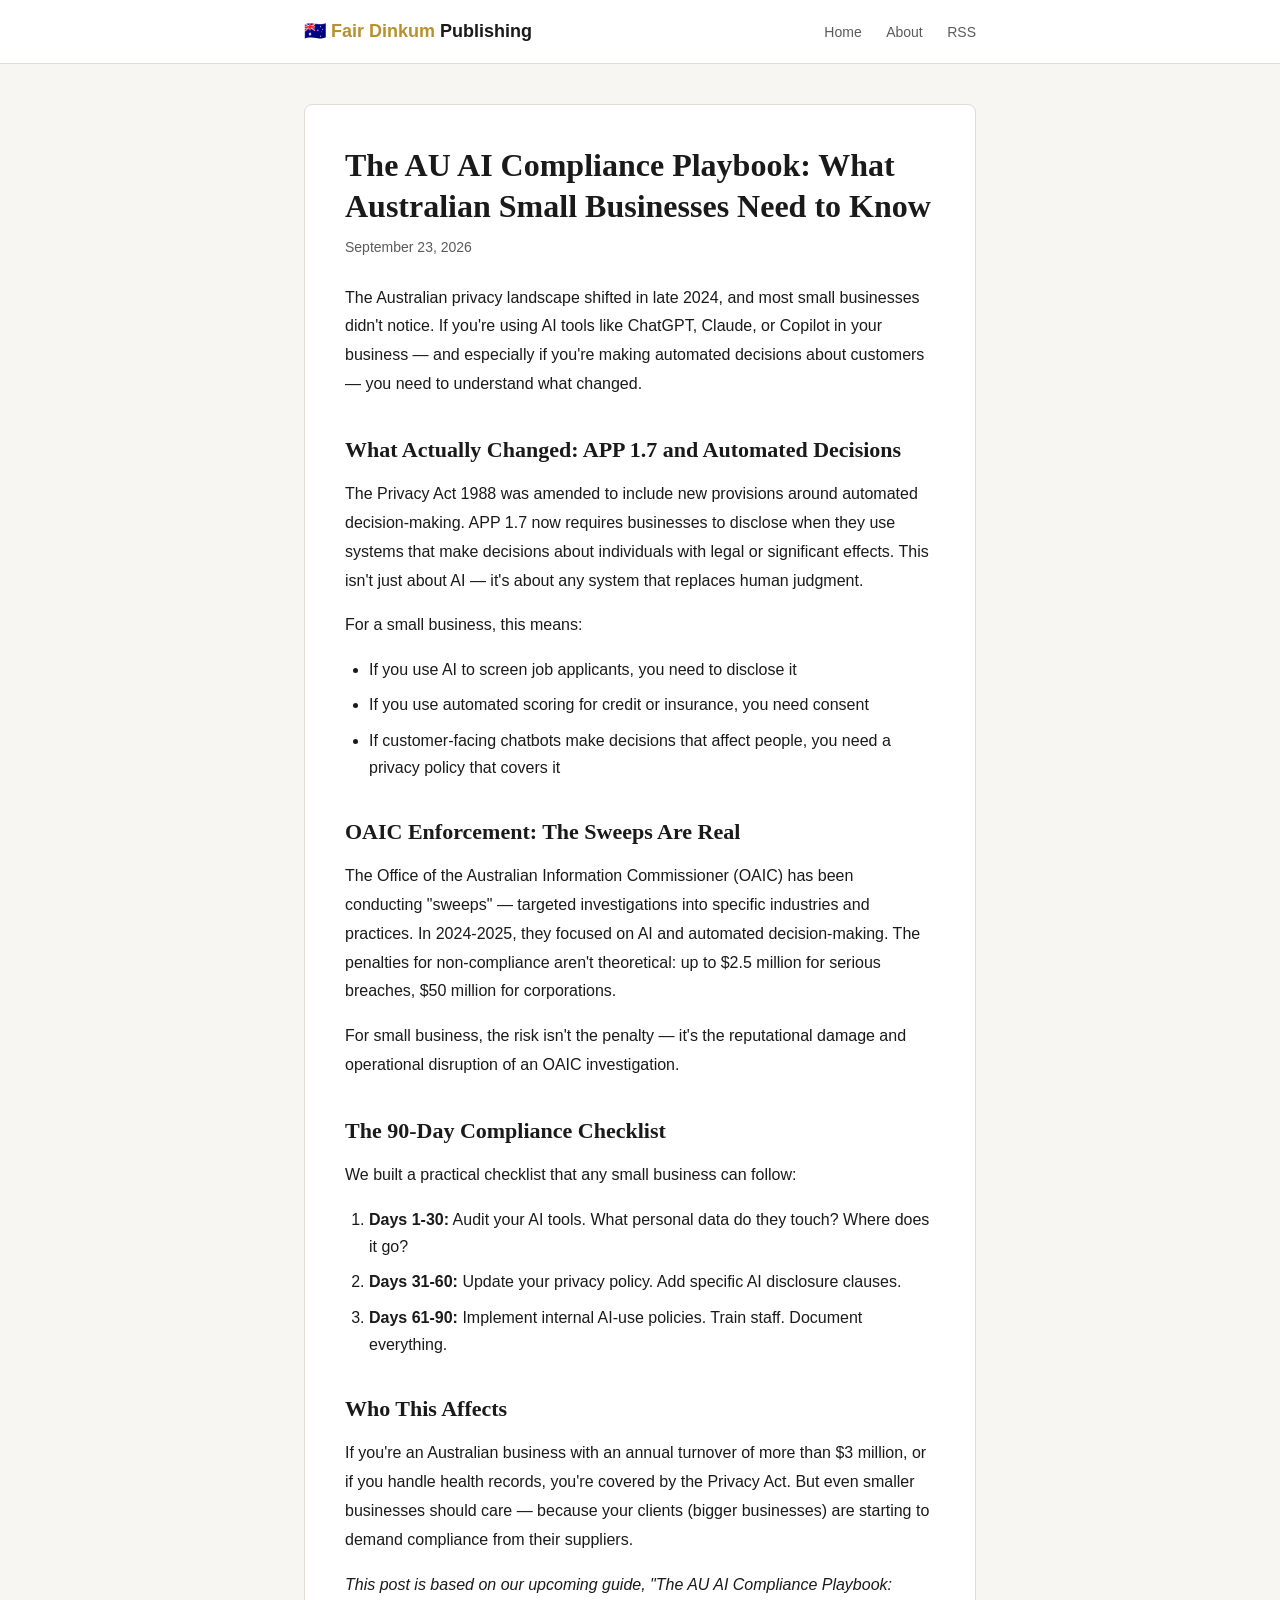
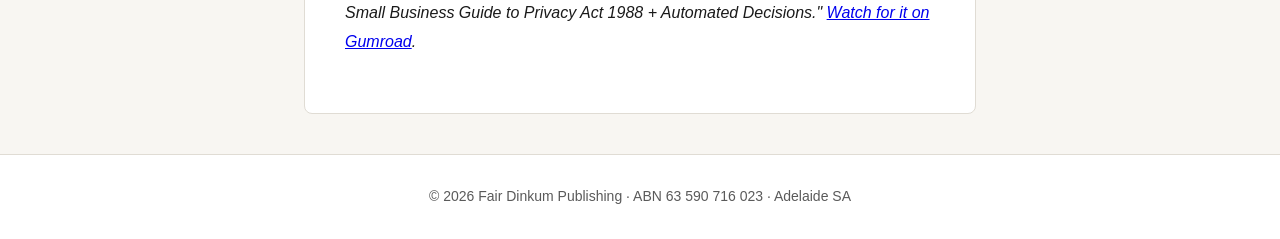
<file: blog/posts/privacy-act-ai-compliance.html>
<!DOCTYPE html>
<html lang="en">
<head>
    <meta charset="UTF-8">
    <meta name="viewport" content="width=device-width, initial-scale=1.0">
    <title>The AU AI Compliance Playbook — What Australian Small Businesses Need to Know | Fair Dinkum Publishing</title>
    <meta name="description" content="The Privacy Act 1988 changed. APP 1.7 now covers automated decisions. Here's what OAIC enforcement means for your business — and a 90-day checklist to get compliant.">
    <link rel="stylesheet" href="../css/style.css">
</head>
<body>
    <header class="site-header">
        <div class="container">
            <a href="/" class="logo">🇦🇺 <span>Fair Dinkum</span> Publishing</a>
            <nav>
                <a href="/">Home</a>
                <a href="/about.html">About</a>
                <a href="/rss.xml">RSS</a>
            </nav>
        </div>
    </header>

    <main class="container">
        <article class="post-article">
            <h1>The AU AI Compliance Playbook: What Australian Small Businesses Need to Know</h1>
            <time datetime="2026-09-23">September 23, 2026</time>

            <p>The Australian privacy landscape shifted in late 2024, and most small businesses didn't notice. If you're using AI tools like ChatGPT, Claude, or Copilot in your business — and especially if you're making automated decisions about customers — you need to understand what changed.</p>

            <h2>What Actually Changed: APP 1.7 and Automated Decisions</h2>
            <p>The Privacy Act 1988 was amended to include new provisions around automated decision-making. APP 1.7 now requires businesses to disclose when they use systems that make decisions about individuals with legal or significant effects. This isn't just about AI — it's about any system that replaces human judgment.</p>
            <p>For a small business, this means:</p>
            <ul>
                <li>If you use AI to screen job applicants, you need to disclose it</li>
                <li>If you use automated scoring for credit or insurance, you need consent</li>
                <li>If customer-facing chatbots make decisions that affect people, you need a privacy policy that covers it</li>
            </ul>

            <h2>OAIC Enforcement: The Sweeps Are Real</h2>
            <p>The Office of the Australian Information Commissioner (OAIC) has been conducting "sweeps" — targeted investigations into specific industries and practices. In 2024-2025, they focused on AI and automated decision-making. The penalties for non-compliance aren't theoretical: up to $2.5 million for serious breaches, $50 million for corporations.</p>
            <p>For small business, the risk isn't the penalty — it's the reputational damage and operational disruption of an OAIC investigation.</p>

            <h2>The 90-Day Compliance Checklist</h2>
            <p>We built a practical checklist that any small business can follow:</p>
            <ol>
                <li><strong>Days 1-30:</strong> Audit your AI tools. What personal data do they touch? Where does it go?</li>
                <li><strong>Days 31-60:</strong> Update your privacy policy. Add specific AI disclosure clauses.</li>
                <li><strong>Days 61-90:</strong> Implement internal AI-use policies. Train staff. Document everything.</li>
            </ol>

            <h2>Who This Affects</h2>
            <p>If you're an Australian business with an annual turnover of more than $3 million, or if you handle health records, you're covered by the Privacy Act. But even smaller businesses should care — because your clients (bigger businesses) are starting to demand compliance from their suppliers.</p>

            <p><em>This post is based on our upcoming guide, "The AU AI Compliance Playbook: Small Business Guide to Privacy Act 1988 + Automated Decisions." <a href="https://brettanthonysjoberg179.gumroad.com">Watch for it on Gumroad</a>.</em></p>
        </article>
    </main>

    <footer class="site-footer">
        <div class="container">
            <p>© 2026 Fair Dinkum Publishing · ABN 63 590 716 023 · Adelaide SA</p>
        </div>
    </footer>
</body>
</html>
</file>
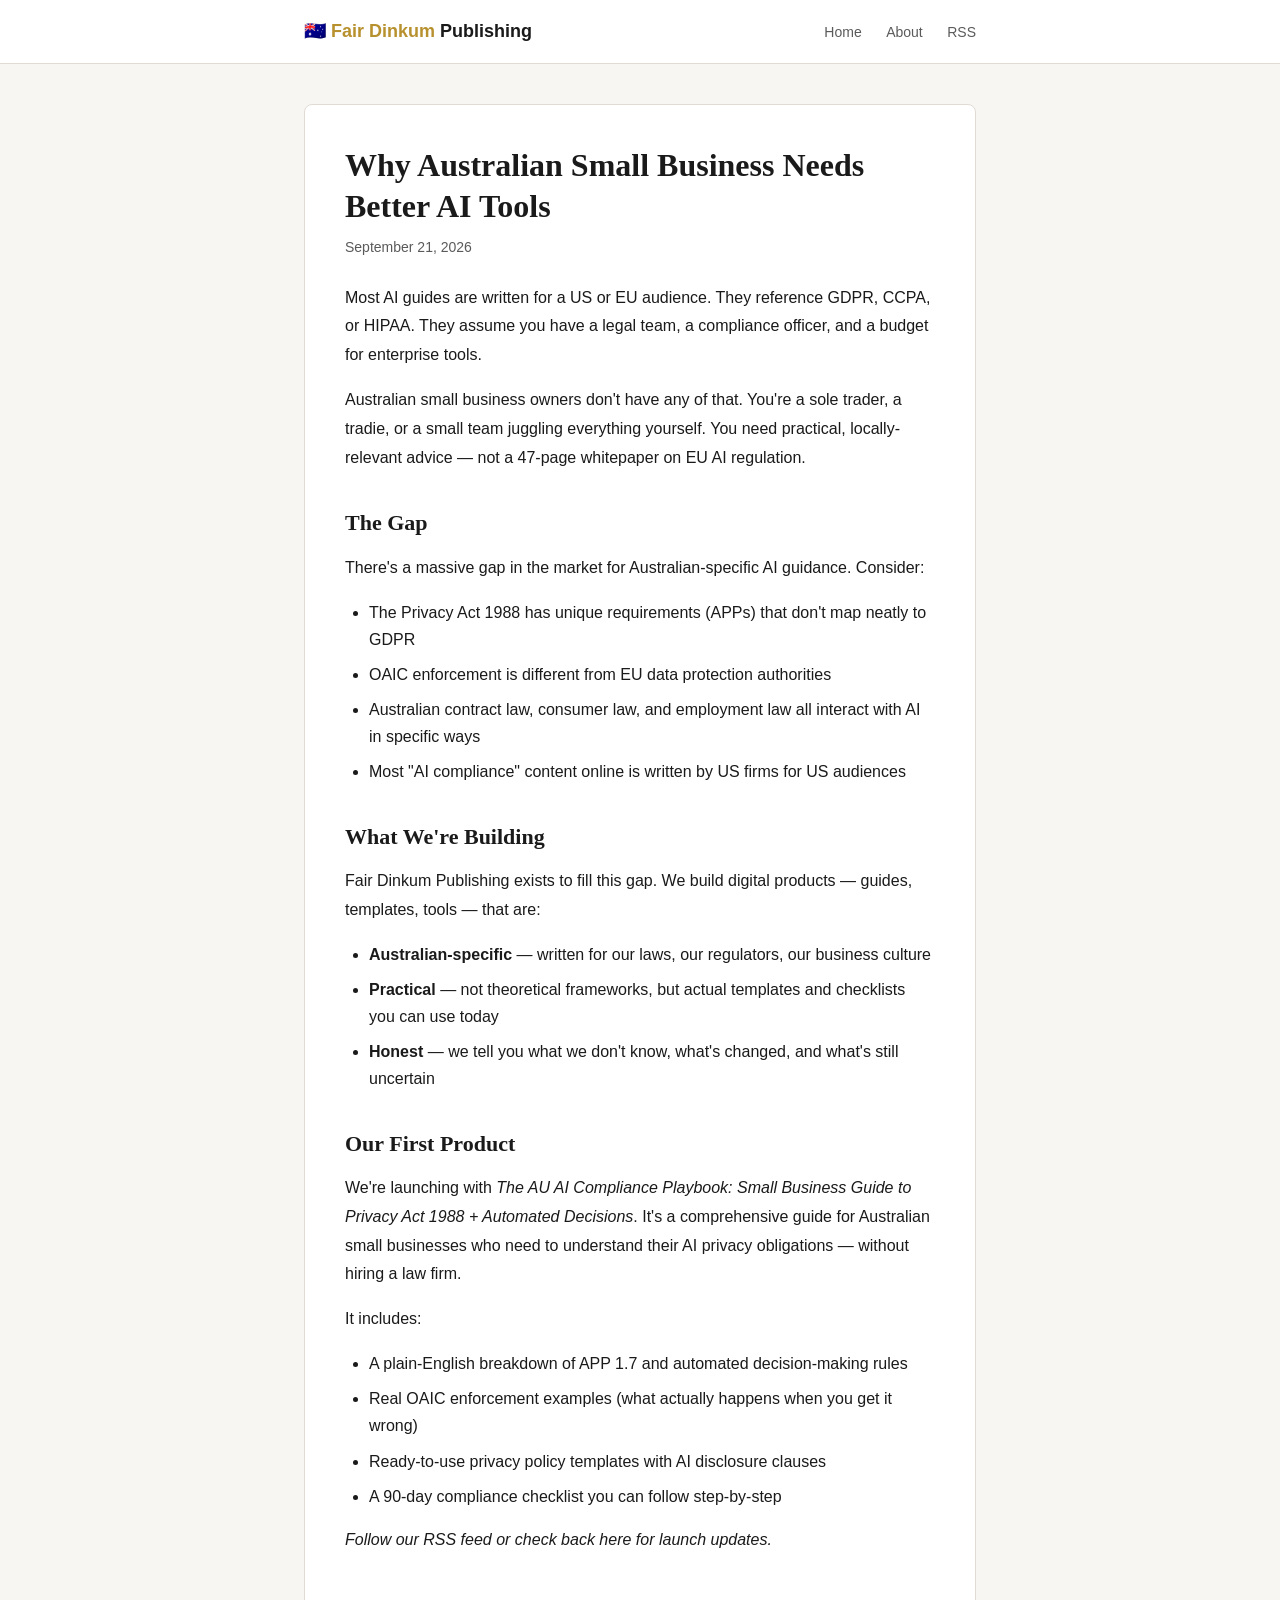
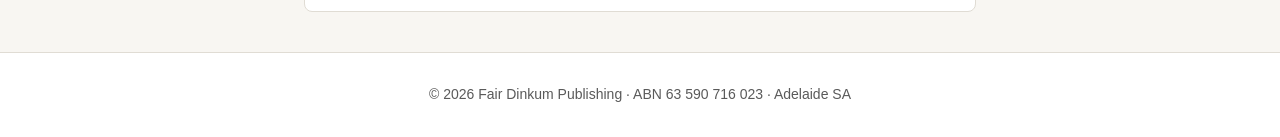
<file: blog/posts/why-australian-small-business.html>
<!DOCTYPE html>
<html lang="en">
<head>
    <meta charset="UTF-8">
    <meta name="viewport" content="width=device-width, initial-scale=1.0">
    <title>Why Australian Small Business Needs Better AI Tools | Fair Dinkum Publishing</title>
    <meta name="description" content="Most AI guides are written for US or EU audiences. We're building for Australian operators — sole traders, tradies, and small teams who need practical, locally-relevant advice.">
    <link rel="stylesheet" href="../css/style.css">
</head>
<body>
    <header class="site-header">
        <div class="container">
            <a href="/" class="logo">🇦🇺 <span>Fair Dinkum</span> Publishing</a>
            <nav>
                <a href="/">Home</a>
                <a href="/about.html">About</a>
                <a href="/rss.xml">RSS</a>
            </nav>
        </div>
    </header>

    <main class="container">
        <article class="post-article">
            <h1>Why Australian Small Business Needs Better AI Tools</h1>
            <time datetime="2026-09-21">September 21, 2026</time>

            <p>Most AI guides are written for a US or EU audience. They reference GDPR, CCPA, or HIPAA. They assume you have a legal team, a compliance officer, and a budget for enterprise tools.</p>
            <p>Australian small business owners don't have any of that. You're a sole trader, a tradie, or a small team juggling everything yourself. You need practical, locally-relevant advice — not a 47-page whitepaper on EU AI regulation.</p>

            <h2>The Gap</h2>
            <p>There's a massive gap in the market for Australian-specific AI guidance. Consider:</p>
            <ul>
                <li>The Privacy Act 1988 has unique requirements (APPs) that don't map neatly to GDPR</li>
                <li>OAIC enforcement is different from EU data protection authorities</li>
                <li>Australian contract law, consumer law, and employment law all interact with AI in specific ways</li>
                <li>Most "AI compliance" content online is written by US firms for US audiences</li>
            </ul>

            <h2>What We're Building</h2>
            <p>Fair Dinkum Publishing exists to fill this gap. We build digital products — guides, templates, tools — that are:</p>
            <ul>
                <li><strong>Australian-specific</strong> — written for our laws, our regulators, our business culture</li>
                <li><strong>Practical</strong> — not theoretical frameworks, but actual templates and checklists you can use today</li>
                <li><strong>Honest</strong> — we tell you what we don't know, what's changed, and what's still uncertain</li>
            </ul>

            <h2>Our First Product</h2>
            <p>We're launching with <em>The AU AI Compliance Playbook: Small Business Guide to Privacy Act 1988 + Automated Decisions</em>. It's a comprehensive guide for Australian small businesses who need to understand their AI privacy obligations — without hiring a law firm.</p>
            <p>It includes:</p>
            <ul>
                <li>A plain-English breakdown of APP 1.7 and automated decision-making rules</li>
                <li>Real OAIC enforcement examples (what actually happens when you get it wrong)</li>
                <li>Ready-to-use privacy policy templates with AI disclosure clauses</li>
                <li>A 90-day compliance checklist you can follow step-by-step</li>
            </ul>

            <p><em>Follow our RSS feed or check back here for launch updates.</em></p>
        </article>
    </main>

    <footer class="site-footer">
        <div class="container">
            <p>© 2026 Fair Dinkum Publishing · ABN 63 590 716 023 · Adelaide SA</p>
        </div>
    </footer>
</body>
</html>
</file>
<file: blog/css/style.css>
* {
    margin: 0;
    padding: 0;
    box-sizing: border-box;
}

:root {
    --gold: #d4a84b;
    --gold-dark: #b8912f;
    --bg: #f8f6f2;
    --text: #1a1a1a;
    --text-muted: #5a5a5a;
    --border: #e0dcd4;
    --card-bg: #fff;
    --link: #1a56db;
}

body {
    font-family: 'Inter', -apple-system, BlinkMacSystemFont, sans-serif;
    background: var(--bg);
    color: var(--text);
    line-height: 1.7;
    font-size: 16px;
}

.container {
    max-width: 720px;
    margin: 0 auto;
    padding: 0 24px;
}

/* Header */
.site-header {
    background: #fff;
    border-bottom: 1px solid var(--border);
    padding: 16px 0;
}

.site-header .container {
    display: flex;
    justify-content: space-between;
    align-items: center;
}

.logo {
    font-weight: 700;
    font-size: 18px;
    text-decoration: none;
    color: var(--text);
}

.logo span {
    color: var(--gold-dark);
}

.site-header nav a {
    margin-left: 20px;
    color: var(--text-muted);
    text-decoration: none;
    font-size: 14px;
    font-weight: 500;
}

.site-header nav a:hover {
    color: var(--gold-dark);
}

/* Hero */
.hero {
    padding: 60px 0 40px;
    text-align: left;
}

.hero h1 {
    font-family: 'Merriweather', serif;
    font-size: 36px;
    font-weight: 700;
    line-height: 1.3;
    margin-bottom: 16px;
}

.hero .lead {
    font-size: 18px;
    color: var(--text-muted);
    line-height: 1.6;
}

/* Posts */
.posts {
    padding: 20px 0 60px;
}

.post-card {
    background: var(--card-bg);
    border: 1px solid var(--border);
    border-radius: 8px;
    padding: 28px;
    margin-bottom: 20px;
}

.post-card time {
    font-size: 13px;
    color: var(--text-muted);
    font-weight: 500;
}

.post-card h2 {
    font-family: 'Merriweather', serif;
    font-size: 22px;
    margin: 8px 0 12px;
    line-height: 1.3;
}

.post-card h2 a {
    color: var(--text);
    text-decoration: none;
}

.post-card h2 a:hover {
    color: var(--gold-dark);
}

.post-card .excerpt {
    color: var(--text-muted);
    margin-bottom: 16px;
    line-height: 1.6;
}

.tags {
    display: flex;
    gap: 8px;
    flex-wrap: wrap;
}

.tag {
    display: inline-block;
    padding: 4px 10px;
    background: var(--bg);
    border: 1px solid var(--border);
    border-radius: 4px;
    font-size: 12px;
    font-weight: 500;
    color: var(--text-muted);
}

/* Footer */
.site-footer {
    background: #fff;
    border-top: 1px solid var(--border);
    padding: 30px 0;
    text-align: center;
    color: var(--text-muted);
    font-size: 14px;
}

/* Post page */
.post-article {
    background: var(--card-bg);
    border: 1px solid var(--border);
    border-radius: 8px;
    padding: 40px;
    margin: 40px 0;
}

.post-article h1 {
    font-family: 'Merriweather', serif;
    font-size: 32px;
    line-height: 1.3;
    margin-bottom: 8px;
}

.post-article time {
    color: var(--text-muted);
    font-size: 14px;
    display: block;
    margin-bottom: 24px;
}

.post-article h2 {
    font-family: 'Merriweather', serif;
    font-size: 22px;
    margin: 32px 0 12px;
}

.post-article p {
    margin-bottom: 16px;
    line-height: 1.8;
}

.post-article ul, .post-article ol {
    margin: 16px 0 16px 24px;
}

.post-article li {
    margin-bottom: 8px;
}

.post-article blockquote {
    border-left: 4px solid var(--gold);
    padding-left: 20px;
    margin: 20px 0;
    color: var(--text-muted);
    font-style: italic;
}

.post-article code {
    background: var(--bg);
    padding: 2px 6px;
    border-radius: 4px;
    font-size: 14px;
}

.post-article pre {
    background: #1a1a1a;
    color: #f8f6f2;
    padding: 20px;
    border-radius: 8px;
    overflow-x: auto;
    margin: 20px 0;
}

.post-article pre code {
    background: none;
    padding: 0;
    color: inherit;
}

/* Responsive */
@media (max-width: 640px) {
    .hero h1 { font-size: 28px; }
    .post-article { padding: 24px; }
    .post-article h1 { font-size: 26px; }
}
</file>
